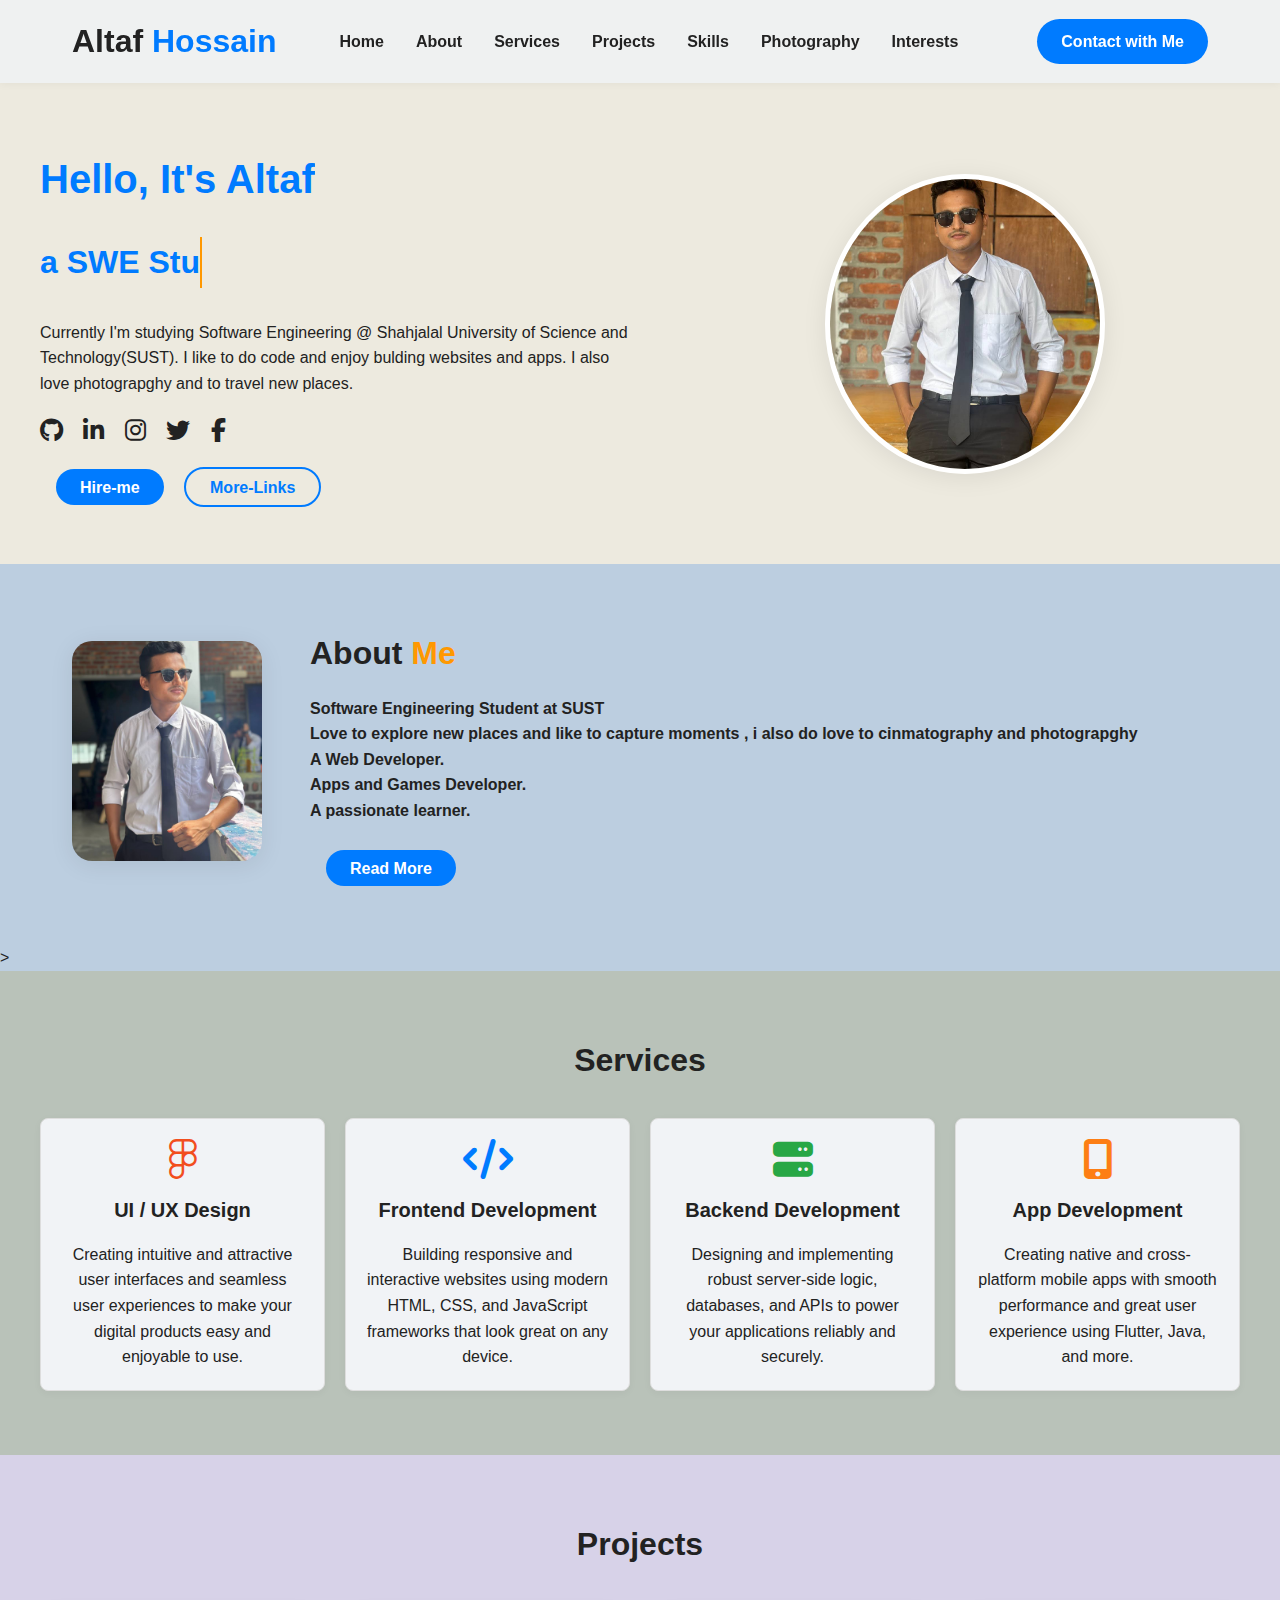
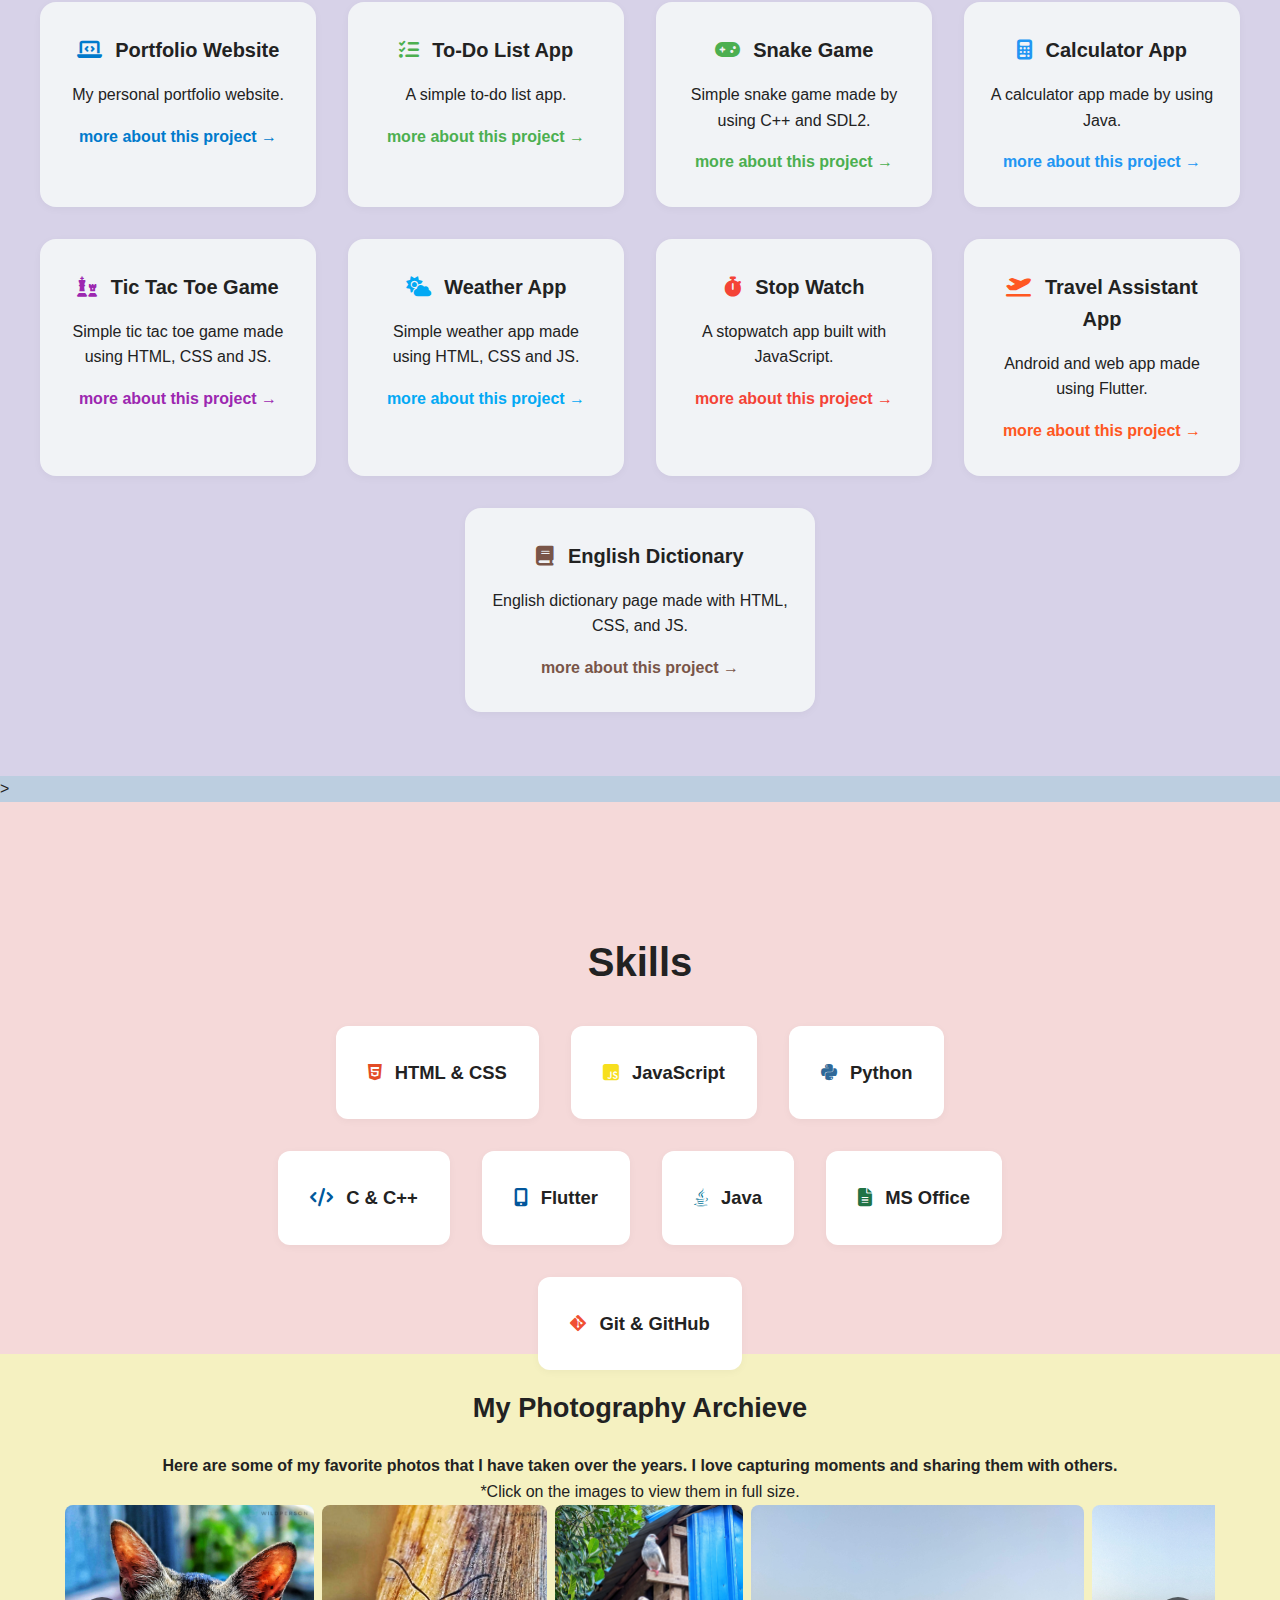
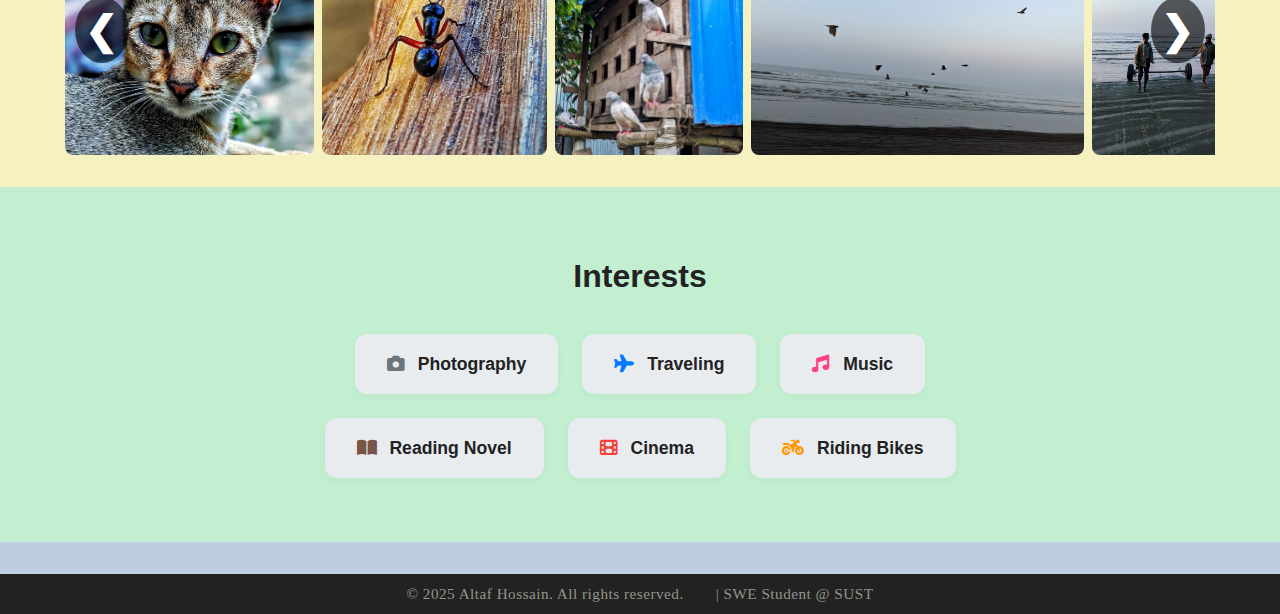
<file: index.html>
<!DOCTYPE html>
<html lang="en">
<head>
  <meta charset="UTF-8" />
  <meta name="viewport" content="width=device-width, initial-scale=1.0" />
  <title>altaf's-Portfolio</title>
  <link rel="stylesheet" href="style.css" />
  <script src="script.js" defer></script>
  <link href="https://cdnjs.cloudflare.com/ajax/libs/font-awesome/6.4.0/css/all.min.css" rel="stylesheet" />
</head>
<body>
  <header>
    
    <nav class="navbar container">
      <div class="logo">Altaf <span>Hossain</span></div>
      <ul class="nav-links">
        <li><a href="#home">Home</a></li>
        <li><a href="#about">About</a></li>
        <li><a href="#services">Services</a></li>
        <li><a href="#projects">Projects</a></li>
        <li><a href="#skills">Skills</a></li>
        <li><a href="#photography">Photography</a></li>
        <!-- <li><a href="#contact">Contact</a></li> -->
        <li><a href="#interests">Interests</a></li>
      </ul>
      <a href="contact.html" class="btn contact-btn">Contact with Me</a>
    </nav>
  </header>

  <main class="container">
    <section id="home" class="hero">
      <div class="hero-content">
        <div class="intro-text">
          <h1><span class="highlight">Hello, It's Altaf</span></h1>
          <h2><span class="highlight">a SWE Student & Web Developer</span></h2>
          <p>Currently I'm studying Software Engineering @ Shahjalal University of Science and Technology(SUST). I like to do code and enjoy bulding websites and apps. I also love photograpghy and to travel new places.</p>
          <div class="social-icons">
            <a href="https://github.com/Hussain-Altaf" target="_blank" rel="noopener noreferrer"><i class="fab fa-github"></i></a>
            <a href="https://www.linkedin.com/in/altaf-hossain-3abb2125b/" target="_blank" rel="noopener noreferrer"><i class="fab fa-linkedin-in"></i></a>
            <a href="https://www.instagram.com/aal_taaf/" target="_blank" rel="noopener noreferrer"><i class="fab fa-instagram"></i></a>
            <a href="https://x.com/al_taf13" target="_blank" rel="noopener noreferrer"><i class="fab fa-twitter"></i></a>
            <a href="https://www.facebook.com/wildaltaf13" target="_blank" rel="noopener noreferrer"><i class="fab fa-facebook-f"></i></a>
          </div>
          <div class="hero-buttons">
            <a href="https://www.linkedin.com/in/altaf-hossain-3abb2125b/" class="btn">Hire-me</a>
            <a href="contact.html" class="btn outlined">More-Links</a>
          </div>
        </div>
        <div class="hero-img">
          <img src="profile2.jpg" alt="" />
        </div>
      </div>
    </section>

    <section id="about" class="about">
  <div class="about-img">
    <img src="profile1.jpg" alt="About Altaf" />
  </div>
  <div class="about-content">
    <h2>About <span class="highlight">Me</span></h2>
    <p id="about-text">
      <b>Software Engineering Student at SUST </br>
        Love to explore new places and like to capture moments , i also do love to cinmatography and photograpghy</br>
        A Web Developer.</br>
        Apps and Games Developer.</br>
        A passionate learner.</br>
      </b>
    </p>
    <p id="more-text" style="display: none;">
      I am currently studying Software Engineering at SUST, where I enjoy learning about software design, problem-solving, and full-stack development. 
      In my free time, I work on personal projects, explore new programming tools, and engage in photography. 
      I also love traveling to new places, meeting new people, and learning about different cultures.
      My goal is to become a skilled software engineer and contribute to innovative projects that make a positive impact on society.
      I am always eager to learn new technologies and improve my skills. </br></br>
      I love to watch movies and series, especially thrillers and action movies. Korean thrillers are my favorite, but I also enjoy Hollywood and Bollywood films.
      I also like to read novels, especially thrillers and mysteries. I find that reading helps me relax and escape into different worlds.
      I am passionate about photography and love capturing the beauty of nature and people. I enjoy experimenting
      with different styles and techniques to create unique and memorable images.</br> </br>

      I enjoy traveling to new places, experiencing different cultures, and meeting new people.I love exploring new cities, trying new foods, and learning about the history and traditions of different regions.
      Traveling allows me to broaden my horizons and gain new perspectives on life. I believe that traveling  is a great way to learn about the world and ourselves.
      Riding bikes is one of my favorite hobbies. I love the freedom and thrill of riding on open roads, feeling the wind in my hair, and exploring new places on two wheels.
      Whether it's a long ride through the countryside or a short trip around the city, I find biking to be a great way to clear my mind and enjoy the outdoors.

    </p>
    <a href="#" class="btn" id="read-more-btn">Read More</a>
  </div>
</section>

            <!--services-->>
    <section id="services" class="services">
  <h2>Services</h2>
  <div class="service-cards" style="display: flex; gap: 20px; flex-wrap: wrap;">
    
    <div class="card" style="flex: 1 1 220px; padding: 20px; border: 1px solid #ddd; border-radius: 8px; text-align: center;">
      <i class="fab fa-figma" style="font-size: 40px; color: #f24e1e; margin-bottom: 15px;"></i>
      <h3>UI / UX Design</h3>
      <p>Creating intuitive and attractive user interfaces and seamless user experiences to make your digital products easy and enjoyable to use.</p>
    </div>
    
    <div class="card" style="flex: 1 1 220px; padding: 20px; border: 1px solid #ddd; border-radius: 8px; text-align: center;">
      <i class="fas fa-code" style="font-size: 40px; color: #007bff; margin-bottom: 15px;"></i>
      <h3>Frontend Development</h3>
      <p>Building responsive and interactive websites using modern HTML, CSS, and JavaScript frameworks that look great on any device.</p>
    </div>
    
    <div class="card" style="flex: 1 1 220px; padding: 20px; border: 1px solid #ddd; border-radius: 8px; text-align: center;">
      <i class="fas fa-server" style="font-size: 40px; color: #28a745; margin-bottom: 15px;"></i>
      <h3>Backend Development</h3>
      <p>Designing and implementing robust server-side logic, databases, and APIs to power your applications reliably and securely.</p>
    </div>
    
    <div class="card" style="flex: 1 1 220px; padding: 20px; border: 1px solid #ddd; border-radius: 8px; text-align: center;">
      <i class="fas fa-mobile-alt" style="font-size: 40px; color: #fd7e14; margin-bottom: 15px;"></i>
      <h3>App Development</h3>
      <p>Creating native and cross-platform mobile apps with smooth performance and great user experience using Flutter, Java, and more.</p>
    </div>

  </div>
</section>


        <!-- ...Projects... -->
<section id="projects" class="projects">
  <h2>Projects</h2>
  <div class="projects-list">

    <div class="project-card">
      <h3>
        <i class="fas fa-laptop-code" style="color:#007acc; margin-right:8px;"></i>
        Portfolio Website
      </h3>
      <p>My personal portfolio website.</p>
      <p><a href="https://hossain-altaf.github.io/Portfolio/" target="_blank" style="text-decoration:none; color:#007acc;" class="project-link">more about this project →</a></p>
    </div>

    <div class="project-card">
      <h3>
        <i class="fas fa-list-check" style="color:#4caf50; margin-right:8px;"></i>
        To-Do List App
      </h3>
      <p>A simple to-do list app.</p>
      <p><a href="https://github.com/hossain-altaf.github/todo-app" target="_blank" style="text-decoration:none; color:#4caf50;" class="project-link">more about this project →</a></p>
    </div>

    <div class="project-card">
      <h3>
        <i class="fas fa-gamepad" style="color:#4CAF50; margin-right:8px;"></i>
        Snake Game
      </h3>
      <p>Simple snake game made by using C++ and SDL2.</p>
      <p><a href="https://github.com/Hossain-Altaf/Project-Snake" target="_blank" style="text-decoration:none; color:#4CAF50;" class="project-link">more about this project  →</a></p>
    </div>

    <div class="project-card">
      <h3>
        <i class="fas fa-calculator" style="color:#2196F3; margin-right:8px;"></i>
        Calculator App
      </h3>
      <p>A calculator app made by using Java.</p>
      <p><a href="https://github.com/Hossain-Altaf/JAVA_Calculator" target="_blank" style="text-decoration:none; color:#2196F3;" class="project-link">more about this project  →</a></p>
    </div>

    <div class="project-card">
      <h3>
        <i class="fas fa-chess" style="color:#9C27B0; margin-right:8px;"></i>
        Tic Tac Toe Game
      </h3>
      <p>Simple tic tac toe game made using HTML, CSS and JS.</p>
      <p><a href="https://github.com/Hossain-Altaf/TIC-TAC-TOE" target="_blank" style="text-decoration:none; color:#9C27B0;" class="project-link">more about this project →</a></p>
    </div>

    <div class="project-card">
      <h3>
        <i class="fas fa-cloud-sun" style="color:#03A9F4; margin-right:8px;"></i>
        Weather App
      </h3>
      <p>Simple weather app made using HTML, CSS and JS.</p>
      <p><a href="https://github.com/Hossain-Altaf/Weather-App" target="_blank" style="text-decoration:none; color:#03A9F4;" class="project-link">more about this project →</a></p>
    </div>

    <div class="project-card">
      <h3>
        <i class="fas fa-stopwatch" style="color:#f44336; margin-right:8px;"></i>
        Stop Watch
      </h3>
      <p>A stopwatch app built with JavaScript.</p>
      <p><a href="https://github.com/Hossain-Altaf/Stop-watch" target="_blank" style="text-decoration:none; color:#f44336;" class="project-link">more about this project →</a></p>
    </div>

    <div class="project-card">
      <h3>
        <i class="fas fa-plane-departure" style="color:#FF5722; margin-right:8px;"></i>
        Travel Assistant App
      </h3>
      <p>Android and web app made using Flutter.</p>
      <p><a href="https://github.com/Hossain-Altaf/SWE-250-Android" target="_blank" style="text-decoration:none; color:#FF5722;" class="project-link">more about this project →</a></p>
    </div>

    <div class="project-card">
      <h3>
        <i class="fas fa-book" style="color:#795548; margin-right:8px;"></i>
        English Dictionary
      </h3>
      <p>English dictionary page made with HTML, CSS, and JS.</p>
      <p><a href="https://github.com/Hossain-Altaf/English-Dictionary" target="_blank" style="text-decoration:none; color:#795548;" class="project-link">more about this project →</a></p>
    </div>

  </div>
</section>



                   <!-- skills-->>

<section id="skills" class="skills">
  <h2>Skills</h2>
  <ul class="skills-list" style="list-style: none; padding: 0;">
    <li><i class="fab fa-html5" style="color:#e34c26; margin-right:8px;"></i> HTML &amp; CSS</li>
    <li><i class="fab fa-js-square" style="color:#f7df1e; margin-right:8px;"></i> JavaScript</li>
    <li><i class="fab fa-python" style="color:#306998; margin-right:8px;"></i> Python</li>
    <li><i class="fas fa-code" style="color:#00599c; margin-right:8px;"></i> C & C++</li>
    <li><i class="fas fa-mobile-alt" style="color:#02569B; margin-right:8px;"></i> Flutter</li>
    <li><i class="fab fa-java" style="color:#007396; margin-right:8px;"></i> Java</li>
    <li><i class="fas fa-file-alt" style="color:#217346; margin-right:8px;"></i> MS Office</li>
    <li><i class="fab fa-git-alt" style="color:#f05032; margin-right:8px;"></i> Git & GitHub</li>
  </ul>
</section>

          <!--Photograpghy gallary-->
<section id="photography" class="photography">

  <h2>My Photography Archieve</h2>
  <p><b>Here are some of my favorite photos that I have taken over the years. I love capturing moments and sharing them with others.</b></p>
  <p>*Click on the images to view them in full size.</p>

   <div class="gallery-container">
    <button class="gallery-btn prev">&#10094;</button>

  <div class="gallery">
    <img src="./Photos/img1.jpeg" alt="Photo 1" />
    <img src="./Photos/IMG_20221021_184149_169-01.jpeg" alt="Photo 2" />
    <img src="./Photos/PXL_20221008_100036664-01.jpeg" alt="Photo 3" />
    <img src="./Photos/PXL_20221106_002513248.jpg" alt="Photo 4" />
    <img src="./Photos/PXL_20221106_003540212.jpg" alt="Photo 5" />
    <img src="./Photos/PXL_20221106_041746586.PORTRAIT-02.jpeg" alt="Photo 6" />
    <img src="./Photos/PXL_20221106_114036724.MP-01.jpeg" alt="">
    <img src="./Photos/PXL_20230109_110720302-01 (1).jpeg" alt="">
    <img src="./Photos/PXL_20230201_065450394-01.jpeg" alt="">
    <img src="./Photos/PXL_20230201_074140009-01 (1).jpeg" alt="">
    <img src="./Photos/PXL_20230208_040055020.PORTRAIT-01-01-01.jpeg" alt="">
    <img src="./Photos/PXL_20240609_083953443.jpg" alt="">
    <img src="./Photos/PXL_20240613_120457855.MP.jpg" alt="">
    <img src="./Photos/PXL_20240413_110749544.MP-01.jpeg" alt="">
    <img src="./Photos/PXL_20240413_101457057.MP-01.jpeg" alt="">
    <img src="./Photos/PXL_20231221_044940317-01.jpg" alt="">
    <!-- Add more photos as needed -->
  </div>

  <button class="gallery-btn next">&#10095;</button>

  <!-- Modal for full-size image -->

<div id="imageModal" class="modal">
  <span class="close">&times;</span>
  
  <!-- Left arrow -->
  <span class="prev">&#10094;</span>
  
  <!-- Full-size image -->
  <img class="modal-content" id="fullImage">
  
  <!-- Right arrow -->
  <span class="next">&#10095;</span>
</div>



</section>




    <!--interests-->
   <section id="interests" class="interests">
  <h2>Interests</h2>
  <ul class="interests-list" style="list-style: none; padding: 0;">

    <li style="cursor:pointer;" id="photo">
      <i class="fas fa-camera" style="color:#6c757d; margin-right:8px;"></i>
      Photography
      <ul id="photography" style="display:none; margin-left: 25px; margin-top: 8px; list-style: disc;">
        <i>please visit my instagram account <a href="https://www.instagram.com/aal_taaf/" target="_blank" rel="noopener noreferrer">aal_taaf</a> to see my photography works.</i>
        <!-- Add more places -->
      </ul>
    </li>

    <li style="cursor:pointer;" id="traveling-item">
      <i class="fas fa-plane" style="color:#007bff; margin-right:8px;"></i> Traveling
      
      <ol type="I" id="traveling-list" style="display:none; margin-left: 25px; margin-top: 8px; list-style: disc;">
        <p><b>The places i have visited so far :</b></p>
        <li>Kuakata</li>
        <li>Chittagong</li>
        <li>Sylhet</li>
        <li>Guliakhali Sea Beach</li>
        <li>Sreemongol</li>
        <li>Sunamganj</li>
        <li>Faridpur</li>
        <li>Madaripur</li>
        <li>Sonargaon</li>
        <li>Gazipur</li>
        <li>Munsiganj</li>
        <li>Bhairab</li>
        <li>Kishoreganj</li>
        <!-- Add more places -->
      </ol>
    </li>

    <li><i class="fas fa-music" style="color:#ff4081; margin-right:8px;"></i> Music</li>

    <li style="cursor:pointer;" id="reading-item">
      <i class="fas fa-book-open" style="color:#795548; margin-right:8px;"></i> Reading Novel
      <ul id="reading-list" style="display:none; margin-left: 25px; margin-top: 8px; list-style: disc;">
        <p><b>The novels i have read so far:</b></p>
        <li>Himu series by Humayun Ahmed</li>
        <li>Sherlock Holmes by Sir Arthur Conen Doyele</li>
        <li>Hazar Bochor dhore by Zahir Rayhan</li>
        <li>Lal Shalu by Sayed Wali Ullah</li>
        <li>Harry Potter by J.K Rowling</li>
        <li>A song of Ice and Fire by George RR Martin</li>
        <li>Sesh Bikeler Meye by Jahir Rayhan</li>
        <li>Krishnopokho by Humayun Ahmed</li>
        <li>Ami,tumi ebong amra by Humayun Ahmed</li>
        <li>Paradoxical Sajid by Arif Azad</li>
        <!-- <li></li> -->
        <!-- Add more novels -->
      </ul>
    </li>

    <li style="cursor:pointer;" id="cinema-item">
      <i class="fas fa-film" style="color:#f44336; margin-right:8px;"></i> Cinema
      <ul id="cinema-list" style="display:none; margin-left: 25px; margin-top: 8px; list-style: disc;">
        <p><b>Movies I have watched so far:</b></p>
        <li>Inception</li>
        <li>Shutter island</li>
        <li>The Dark Knight</li>
        <li>Parasite</li>
        <li>Avengers: Endgame</li>
        <li>Interstellar</li>
        <li>Fight Club</li> 
        <li>Forrest Gump</li>
        <li>Gladiator</li>  
        <li>Harry Potter series</li>
        <li>Lord of the Rings series</li>
        <li>No mercy</li>
        <li>Memoirs of Murder</li>
        <li>I saw the devil</li>
        <li>Okza</li>
        <li>Snowpierce</li>
        <li>Saw series</li>
        <li>Zurasic Park series</li>
        <li>Jumanji series</li>
        <li>Seven</li>
        <li>Fight club</li>
        <li>Catch me if you can</li>
        <li>The Revenant</li>
        <li>Black Diamond</li>
        <li>Body of Lies</li>
        <li>Pompei</li>
        <li>John Wick Series</li>
        <li>Bullet Train</li>
        <li>Pirates of the Carribien series</li>
        <li>Iron Man triology</li>
        <li>Captain America trilogy</li>
        <li>The Dark knight trilogy</li>
        <li>Thor</li>
        <li>The incredible hulk</li>
        <li>Avengers sereis</li>

        <p><b>Series I have watched so far:</b></p>
        <li>Breaking Bad</li>
        <li>Game of Thrones</li>
        <li>Stranger Things</li>
        <li>The Witcher</li>
        <li>Money Heist</li>
        <li>Vikings valhalla</li>
        <li>Dark</li>
        <li>Wednesday</li>
        <li>From</li>
        <li>Dark Matter</li>  
        <li>Black Mirror</li>
        <li>Peaky Blinders</li>
        <li>Better Call Saul</li>
        <li>Severance</li>
        <li>Squid Game</li>
        <li>Stranger Things</li>
        <li>Vikings</li>
        <li>Ozark</li>
        <li>Animal Kingdom</li>
        <li>Dexter</li>
        <li>Hannibal</li>
        <li>True Ditective</li>
        <li>You</li>
        <li>What if</li>
        <li>The Flash</li>
        <li>Loki</li>
        <li>Echo</li>
 <!-- Add more movies/series -->
      </ul>
      
    </li>

    <li><i class="fas fa-motorcycle" style="color:#ff9800; margin-right:8px;"></i> Riding Bikes</li>
  </ul>
</section>


<!-- ...existing code... -->
  </main>

    <!-- ...existing code... -->

  <footer class="footer">
    <div class="footer-content">
      <p>&copy; 2025 Altaf Hossain. All rights reserved.   </p>
      <p>  |     SWE Student @ SUST</p>
    </div>
  </footer>
</body>
</html>

  <script>
    // Smooth scrolling for anchor links
    document.querySelectorAll('a[href^="#"]').forEach(anchor => {
      anchor.addEventListener('click', function (e) {
        e.preventDefault();
        document.querySelector(this.getAttribute('href')).scrollIntoView({
          behavior: 'smooth'
        });
      });
    });
  </script>
</body>
</html>
</file>
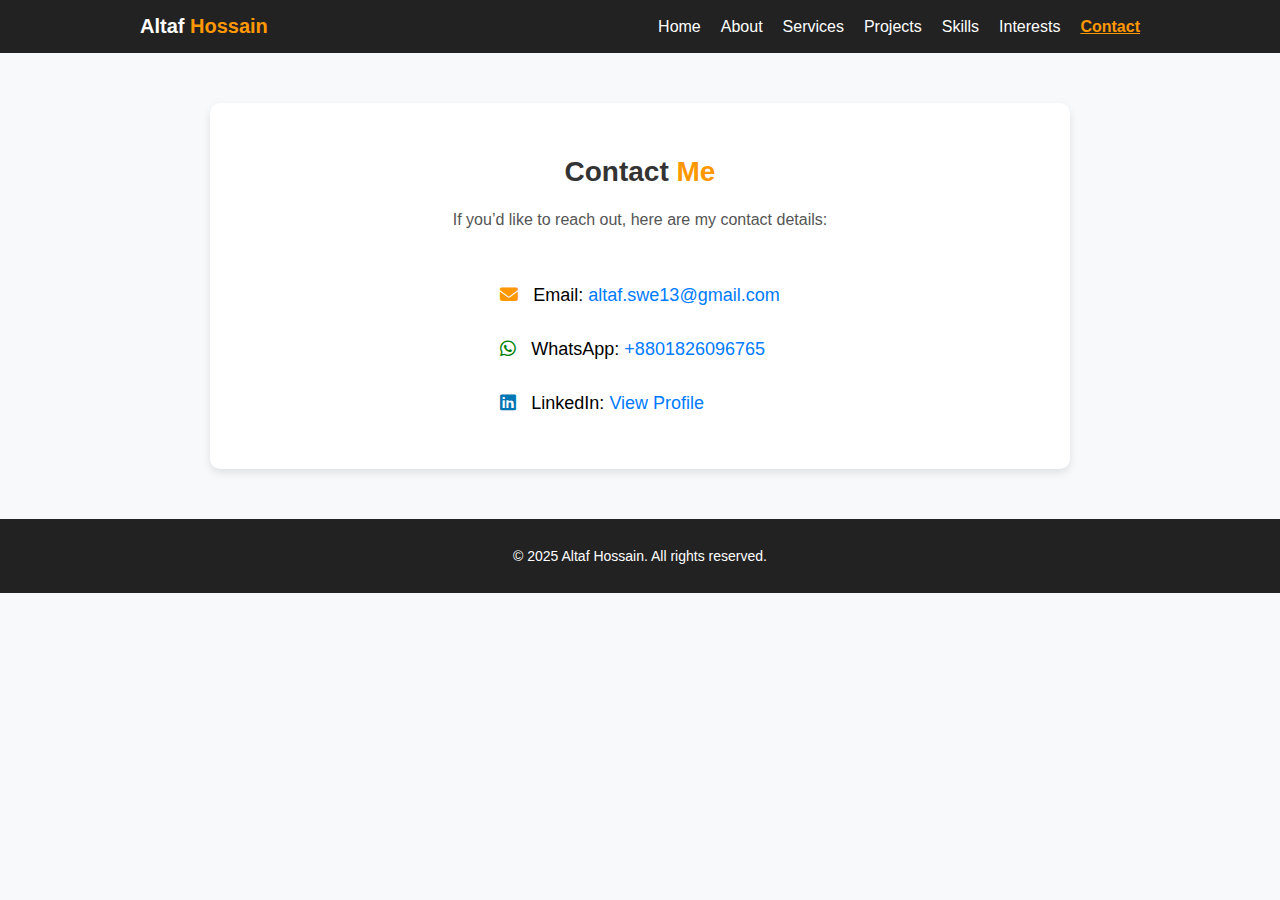
<file: contact.html>
<!DOCTYPE html>
<html lang="en">
<head>
  <meta charset="UTF-8" />
  <meta name="viewport" content="width=device-width, initial-scale=1.0" />
  <title>Contact - Altaf Hossain</title>
  <link href="https://cdnjs.cloudflare.com/ajax/libs/font-awesome/6.4.0/css/all.min.css" rel="stylesheet" />
</head>
<body style="font-family: Arial, sans-serif; margin: 0; padding: 0; background-color: #f8f9fa;">

  <header style="background-color: #222; padding: 15px 0;">
    <nav class="navbar container" style="max-width: 1000px; margin: auto; display: flex; justify-content: space-between; align-items: center; color: white;">
      <div class="logo" style="font-size: 20px; font-weight: bold;">Altaf <span style="color: #ff9800;">Hossain</span></div>
      <ul class="nav-links" style="list-style: none; display: flex; gap: 20px; margin: 0; padding: 0;">
        <li><a href="index.html" style="color: white; text-decoration: none;">Home</a></li>
        <li><a href="about.html" style="color: white; text-decoration: none;">About</a></li>
        <li><a href="services.html" style="color: white; text-decoration: none;">Services</a></li>
        <li><a href="projects.html" style="color: white; text-decoration: none;">Projects</a></li>
        <li><a href="skills.html" style="color: white; text-decoration: none;">Skills</a></li>
        <li><a href="interests.html" style="color: white; text-decoration: none;">Interests</a></li>
        <li><a href="contact.html" style="color: #ff9800; font-weight: bold;">Contact</a></li>
      </ul>
    </nav>
  </header>

  <main style="max-width: 800px; margin: 50px auto; background: white; padding: 30px; border-radius: 10px; box-shadow: 0 4px 8px rgba(0,0,0,0.1);">
    <section class="contact-section" style="text-align: center;">
      <h2 style="font-size: 28px; color: #333;">Contact <span style="color: #ff9800;">Me</span></h2>
      <p style="margin-bottom: 30px; color: #555;">If you’d like to reach out, here are my contact details:</p>

      <div class="contact-info" style="text-align: left; display: inline-block; font-size: 18px; line-height: 2;">
        <p><i class="fas fa-envelope" style="color: #ff9800; margin-right: 10px;"></i> Email: <a href="mailto:altaf.swe13@gmail.com" style="color: #007BFF; text-decoration: none;">altaf.swe13@gmail.com</a></p>
        <p><i class="fab fa-whatsapp" style="color: green; margin-right: 10px;"></i> WhatsApp: <a href="https://wa.me/8801826096765" target="_blank" style="color: #007BFF; text-decoration: none;">+8801826096765</a></p>
        <p><i class="fab fa-linkedin" style="color: #0077b5; margin-right: 10px;"></i> LinkedIn: <a href="https://www.linkedin.com/in/altaf-hossain-3abb2125b/" target="_blank" style="color: #007BFF; text-decoration: none;">View Profile</a></p>
      </div>
    </section>
  </main>

  <footer style="background-color: #222; padding: 15px; text-align: center; color: white; font-size: 14px;">
    <p>&copy; 2025 Altaf Hossain. All rights reserved.</p>
  </footer>

</body>
</html>
</file>
<file: style.css>
* {
  box-sizing: border-box;
  margin: 0;
  padding: 0;
}



body {
  font-family: 'Segoe UI', Arial, sans-serif;
  background: #bccee0;
  color: #222;
  line-height: 1.6;
}

header {
  background: #eff1f1;
  box-shadow: 0 2px 8px rgba(0,0,0,0.04);
  position: sticky;
  top: 0;
  z-index: 100;
}



.navbar {
  max-width: 1200px;
  margin: 0 auto;
  padding: 1rem 2rem;
  display: flex;
  align-items: center;
  justify-content: space-between;
}

.logo {
  font-size: 2rem;
  font-weight: bold;
  color: #222;
}

.logo span {
  color: #007bff;
}

/* .nav-links {
  list-style: none;
  display: flex;
  gap: 2rem;
}

.nav-links li a {
  text-decoration: none;
  color: #222;
  font-weight: 500;
  transition: color 0.2s;
}

.nav-links li a:hover,
.btn.contact-btn:hover {
  color: #007bff;
} */

/* ...existing code... */
.nav-links {
  list-style: none;
  display: flex;
  gap: 2rem;
  margin: 0;
  padding: 0;
}

.nav-links li {
  position: relative;
}

.nav-links li a {
  text-decoration: none;
  color: #222;
  font-weight: 600;
  padding: 0.5rem 0;
  transition: color 0.2s;
  position: relative;
  display: inline-block;
}

.nav-links li a::after {
  content: "";
  display: block;
  height: 2px;
  width: 0;
  background: #007bff;
  transition: width 0.3s;
  position: absolute;
  left: 0;
  bottom: 0;
}

.nav-links li a:hover,
.nav-links li a.active {
  color: #2b7587;
}

.nav-links li a:hover::after,
.nav-links li a.active::after {
  width: 100%;
}
/* ...existing code... */

.btn {
  background: #007bff;
  color: #fff;
  padding: 0.6rem 1.5rem;
  border: none;
  border-radius: 25px;
  text-decoration: none;
  font-weight: 600;
  transition: background 0.2s;
  margin-left: 1rem;
  cursor: pointer;
}

.btn.outlined {
  background: transparent;
  color: #007bff;
  border: 2px solid #007bff;
}

.btn:hover,
.btn.outlined:hover {
  background: #0056b3;
  color: #fff;
  border-color: #0056b3;
}

.hero {
  background: #edeadf;
  padding: 4rem 0;
}

.hero-content {
  max-width: 1200px;
  margin: 0 auto;
  display: flex;
  align-items: center;
  justify-content: space-between;
  gap: 3rem;
  flex-wrap: wrap;
}

.intro-text {
  flex: 1 1 350px;
}

.intro-text h1 {
  font-size: 2.5rem;
  margin-bottom: 0.5rem;
}

.intro-text h2 {
  font-size: 2rem;
  margin-bottom: 1rem;
}

.intro-text .highlight {
  color: #007bff;
}

.social-icons {
  margin: 1rem 0;
}

.social-icons a {
  color: #222;
  margin-right: 1rem;
  font-size: 1.5rem;
  transition: color 0.2s;
}

.social-icons a:hover {
  color: #007bff;
}

.hero-buttons {
  margin-top: 1.5rem;
}

.hero-img {
  flex: 1 1 300px;
  display: flex;
  justify-content: center;
  align-items: center;
}

.hero-img img {
  width: 280px;
  height: 300px;
  object-fit: cover;
  border-radius: 50%;
  border: 5px solid #fff;
  box-shadow: 0 4px 24px rgba(0,0,0,0.08);
}

.about {
  max-width: 1200px;
  margin: 4rem auto;
  display: flex;
  align-items: center;
  gap: 3rem;
  flex-wrap: wrap;
  padding: 0 2rem;
}

.about-img img {
  width: 190px;
  height: 220px;
  object-fit: cover;
  border-radius: 20px;
  box-shadow: 0 4px 24px rgba(0,0,0,0.08);
}

.about-content {
  flex: 1 1 350px;
}
.about-content p {
  margin-bottom: 2rem;
}
.about-content a.btn{
    margin-top: 2rem !important; /* Adjust this value as needed */
}

.about-content h2 {
  font-size: 2rem;
  margin-bottom: 1rem;
}

.services {
  background: #b9c2b9;
  padding: 4rem 0;
}

.services h2 {
  text-align: center;
  font-size: 2rem;
  margin-bottom: 2rem;
}

.service-cards {
  max-width: 1200px;
  margin: 0 auto;
  display: flex;
  gap: 2rem;
  justify-content: center;
  flex-wrap: wrap;
}

/* Projects Section */
.projects {
  background: #d7d2e8;
  padding: 4rem 0;
}

.projects h2 {
  text-align: center;
  font-size: 2rem;
  margin-bottom: 2rem;
}

.projects-list {
  max-width: 1200px;
  margin: 0 auto;
  display: flex;
  gap: 2rem;
  justify-content: center;
  flex-wrap: wrap;
}

.project-card {
  background: #f1f3f6;
  border-radius: 16px;
  box-shadow: 0 2px 8px rgba(0,0,0,0.04);
  padding: 2rem 1.5rem;
  flex: 1 1 250px;
  min-width: 250px;
  max-width: 350px;
  text-align: center;
  transition: box-shadow 0.2s;
}

.project-card:hover {
  box-shadow: 0 8px 24px rgba(0,0,0,0.08);
}

.project-card h3 {
  margin-bottom: 1rem;
  font-size: 1.25rem;
}

/* Skills Section */
.skills {
  background: #f5d9d9;
  padding: 8rem 0;
}

.skills h2 {
  text-align: center;
  font-size: 2.5rem;
  margin-bottom: 2rem;
}

.skills-list {
  max-width: 800px;
  margin: 0 auto;
  display: flex;
  flex-wrap: wrap;
  gap: 2rem;
  justify-content: center;
  list-style: none;
  padding: 10px;
  height: 200px;
}

.skills-list li {
  background: #fff;
  border-radius: 12px;
  box-shadow: 0 2px 8px rgba(0,0,0,0.04);
  padding: 2rem 2rem;
  font-weight: 600;
  font-size: 1.15rem;
 
}

.skills-list li:hover {
  color: #007bff;
  cursor: pointer;
  animation: bounce 0.8s infinite alternate;
}

/* Interests Section */
.interests {
  background: #c2efd0;
  padding: 4rem 0;
}

.interests h2 {
  text-align: center;
  font-size: 2rem;
  margin-bottom: 2rem;
}

.interests-list {
  max-width: 800px;
  margin: 0 auto;
  display: flex;
  flex-wrap: wrap;
  gap: 1.5rem;
  justify-content: center;
  list-style: none;
  padding: 0;
  
}

.interests-list li {
  background: #e9ecef;
  border-radius: 12px;
  box-shadow: 0 2px 8px rgba(0,0,0,0.04);
  padding: 1rem 2rem;
  font-weight: 600;
  font-size: 1.1rem;
}

/* Responsive adjustments */
@media (max-width: 900px) {
  .projects-list,
  .skills-list,
  .interests-list {
    flex-direction: column;
    align-items: center;
  }
}

.card {
  background: #f1f3f6;
  border-radius: 16px;
  box-shadow: 0 2px 8px rgba(0,0,0,0.04);
  padding: 2rem 1.5rem;
  flex: 1 1 250px;
  min-width: 250px;
  max-width: 350px;
  text-align: center;
  transition: box-shadow 0.2s;
}

.card:hover {
  box-shadow: 0 8px 24px rgba(0,0,0,0.08);
}

.card i {
  font-size: 2.5rem;
  color: #007bff;
  margin-bottom: 1rem;
}

.card h3 {
  margin-bottom: 1rem;
  font-size: 1.25rem;
}

@media (max-width: 900px) {
  .hero-content,
  .about {
    flex-direction: column;
    text-align: center;
    gap: 2rem;
  }
  .hero-img,
  .about-img {
    justify-content: center;
  }
  .service-cards {
    flex-direction: column;
    align-items: center;
  }
}

.footer {
  background: #222;
  color: #91968a;
  text-align: center;
  padding: 0.5rem 0;
  margin-top: 2rem;
  font-family: 'Times New Roman', Times, serif;
}

.footer-content {
  display: flex;
  justify-content: center;
  align-items: center;
  gap: 2rem;
  flex-wrap: wrap;
}

.footer-content p {
  margin: 0;
  font-size: 0.95rem;
  letter-spacing: 0.5px;
  display: inline;
}

.highlight {
  color: #ff9800; /* Your highlight color */
}

.intro-text h1 span {
  border-right: 2px solid #ff9800;
  white-space: nowrap;
  overflow: hidden;
  display: inline-block;
}

.intro-text h2 span {
  border-right: 2px solid #ff9800;
  white-space: nowrap;
  overflow: hidden;
  display: inline-block;
}

/* --- Project Card Hover Animations --- */
.project-card {
  position: relative;
  overflow: hidden;
}

.project-card:hover {
  transform: translateY(-5px) rotate(-1deg);
  transition: transform 0.3s ease;
}

/* Icon bounce animation */
.project-icon {
  font-size: 2.5rem;
  margin-bottom: 1rem;
  display: inline-block;
  transition: transform 0.3s ease;
}

.project-card:hover .project-icon {
  animation: bounce 0.8s infinite alternate;
}

@keyframes bounce {
  0% { transform: translateY(0); }
  100% { transform: translateY(-8px); }
}

/* link animation */
.project-link {
  display: inline-block;
  margin-top: 1rem;
  position: relative;
  color: #4a3dbf;
  text-decoration: none;
  font-weight: bold;
}

.project-link::after {
  content: "";
  position: absolute;
  left: 0;
  bottom: -3px;
  width: 0;
  height: 2px;
  background: #4a3dbf;
  transition: width 0.3s ease;
}

.project-link:hover::after {
  width: 100%;
}

.photography {
  background: #f5f1c1;
  padding: 2rem 1rem;
  text-align: center;
}

.photography h2 {
  font-size: 1.7rem;
  margin-bottom: 1.5rem;
}

.gallery-container {
  position: relative;
  max-width: 1150px;
  margin: auto;
  overflow: hidden;
}

.gallery {
  display: flex;
  gap: 8px;
  transition: transform 0.4s ease;
  overflow-x: auto;       /* important for scrollBy to work */
  scroll-behavior: smooth;/* smooth native scrolling */
}


.gallery img {
  width: 350px;
  height: 250px;
  object-fit: cover;
  border-radius: 8px;
  cursor: pointer;
  transition: transform 0.3s ease;
}

.gallery img:hover {
  transform: scale(1.05);
}

.gallery-btn {
  position: absolute;
  top: 50%;
  transform: translateY(-50%);
  background: rgba(0,0,0,0.6);
  color: white;
  border: none;
  padding: 8px 12px;
  cursor: pointer;
  font-size: 1.5rem;
  border-radius: 50%;
  z-index: 1;
}

.gallery-btn.prev {
  left: 10px;
}

.gallery-btn.next {
  right: 10px;
}

.gallery-btn:hover {
  background: rgba(0,0,0,0.8);
}

/* Fullscreen Modal */
.modal {
  display: none;
  position: fixed;
  z-index: 999;
  padding-top: 60px;
  left: 0;
  top: 0;
  width: 100%;
  height: 100%;
  overflow: auto;
  background: rgba(0, 0, 0, 0.9);
}

.modal-content {
  margin: auto;
  display: block;
  max-width: 90%;
  max-height: 80%;
}

.close {
  position: absolute;
  top: 15px;
  right: 35px;
  font-size: 40px;
  font-weight: bold;
  color: white;
  cursor: pointer;
}

.prev, .next {
  position: absolute;
  top: 50%;
  transform: translateY(-50%);
  color: white;
  font-size: 40px;
  font-weight: bold;
  cursor: pointer;
  padding: 10px;
  user-select: none;
}

.prev {
  left: 20px;
}

.next {
  right: 20px;
}

.prev:hover, .next:hover {
  color: #ccc;
}
</file>
